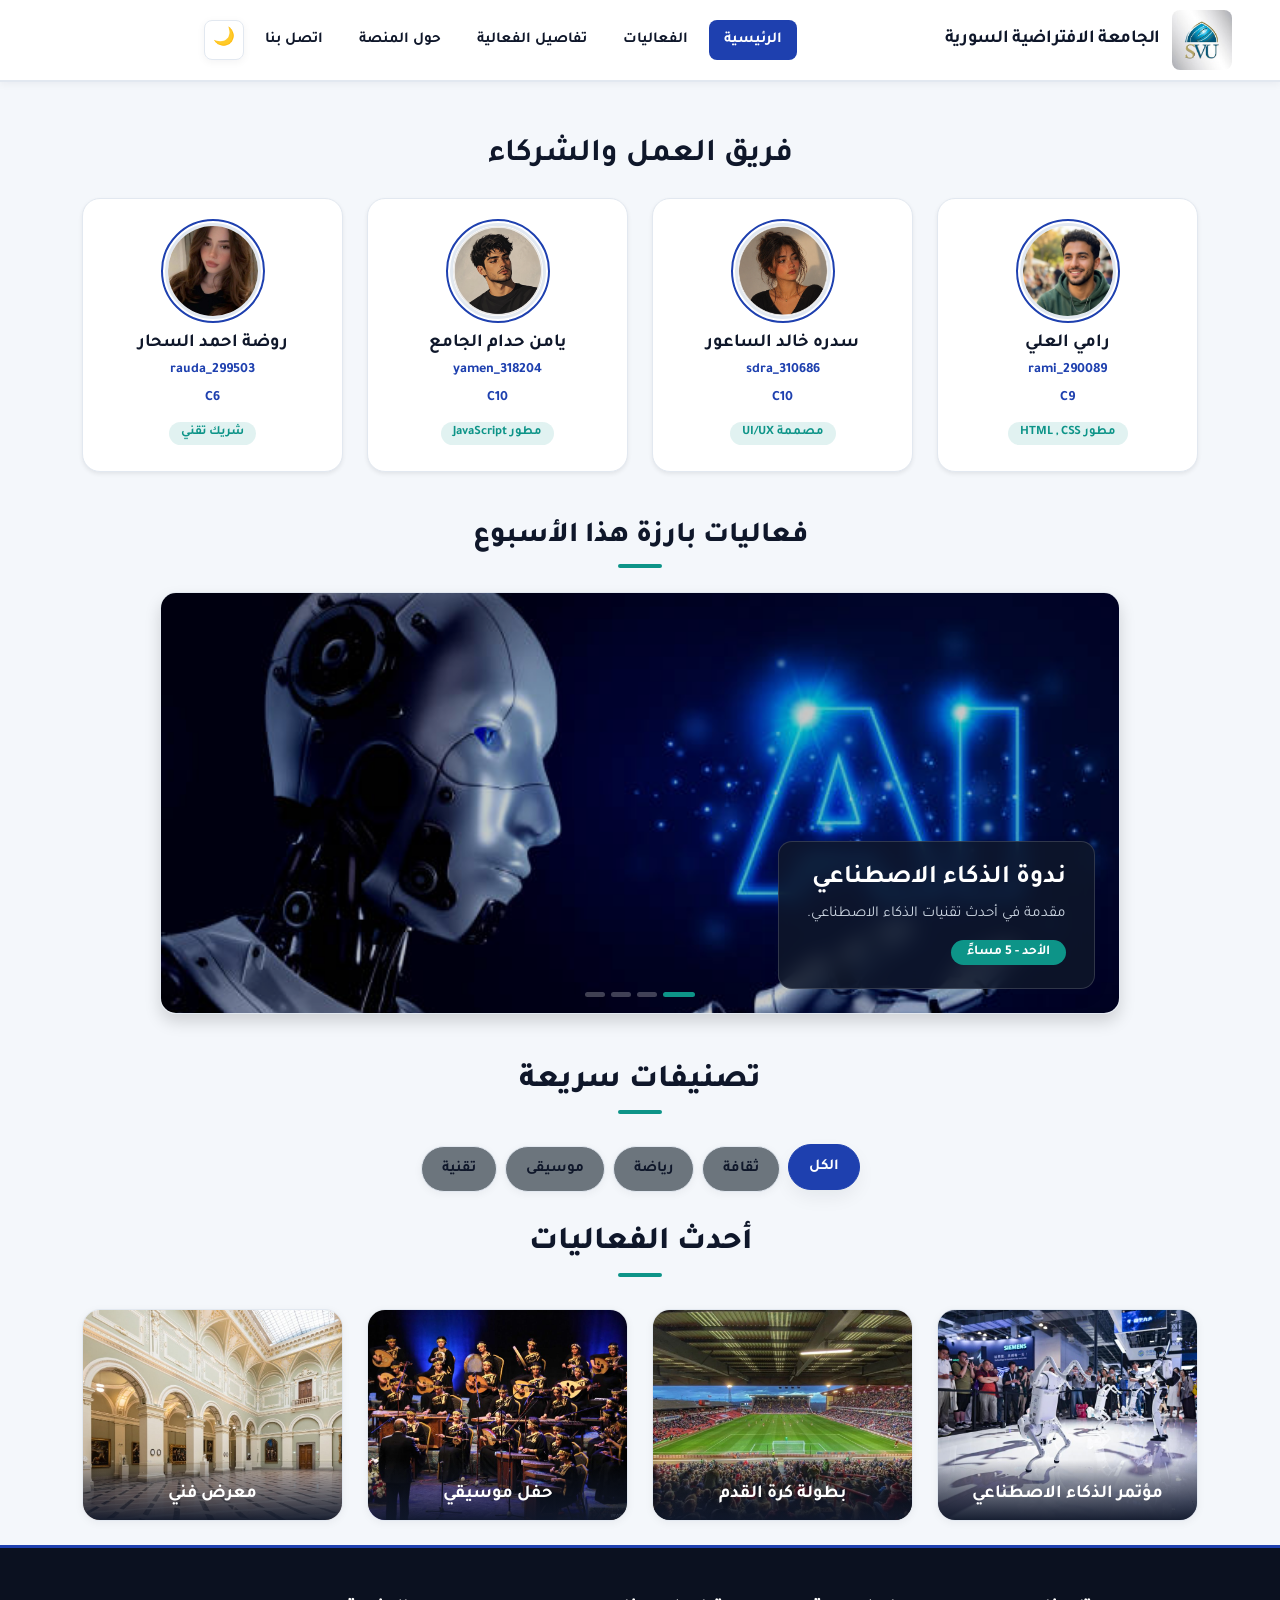
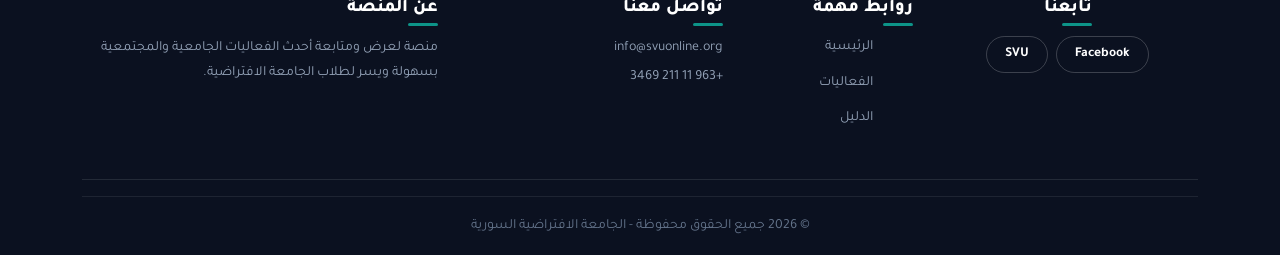
<file: index.html>
<!DOCTYPE html>
<html lang="ar" dir="rtl" id="main-html">

<head>
    <meta charset="UTF-8">
    <meta name="viewport" content="width=device-width, initial-scale=1.0">
    <title id="page-title">فعاليات الجامعة الافتراضية السورية</title>

    <!-- Bootstrap -->
    <link href="https://cdn.jsdelivr.net/npm/bootstrap@5.3.3/dist/css/bootstrap.min.css" rel="stylesheet">

    <!-- CSS -->
    <link rel="stylesheet" href="assets/css/style.css">

</head>
<header>

    <body>
        <div id="alert-container" class="container mt-3"></div>

        <!-- Bootstrap Alert -->
        <div class="container mt-3">
            <div id="custom-alert" class="alert alert-success alert-dismissible fade show d-none" role="alert">
                <span id="alert-text">تم تسجيلك بهذه الفعالية بنجاح!</span>
                <button type="button" class="btn-close" data-bs-dismiss="alert"></button>
            </div>
        </div>

        <nav class="navbar navbar-expand-lg">
            <div class="container-fluid px-4">
                <div class="logo d-flex align-items-center">
                    <img src="assets/img/syrianvirtualuniversity_logo.jfif" alt="شعار الجامعة" style="height: 60px;"
                        class="SVU">
                    <span class="ms-2 fw-bold text-white">الجامعة الافتراضية السورية</span>
                </div>

                <div class="nav-links d-flex align-items-center">
                    <a href="index.html" class="nav-link text-white px-3 active">الرئيسية</a>
                    <a href="events.html" class="nav-link text-white px-3">الفعاليات</a>
                    <a href="event.html" class="nav-link text-white px-3">تفاصيل الفعالية</a>
                    <a href="about.html" class="nav-link text-white px-3">حول المنصة</a>
                    <a href="contact.html" class="nav-link text-white px-3">اتصل بنا</a>
                    <div class="theme-switch-wrapper ms-3">
                        <button id="darkModeToggle" class="theme-btn" title="تبديل الإضاءة">
                            <span id="theme-icon">🌙</span>
                        </button>
                    </div>
                </div>
            </div>
        </nav>
</header>
<main>
    <section>
        <div class="guide-page-section mb-5 mt-5">
            <div class="container">
                <h2 class="text-center fw-bold mb-4">فريق العمل والشركاء</h2>
                <div class="row g-4 text-center justify-content-center">
                    <div class="col-md-3 col-sm-6">
                        <div class="guide-page-member shadow-sm">
                            <img src="assets/img/شريك 3.png" alt="رامي العلي "
                                onerror="this.src='https://via.placeholder.com/150?text=User'">
                            <h5 class="fw-bold"> رامي العلي</h5>
                            <p class="small text-primary mb-1">rami_290089
                            <p>C9</p>
                            </p>
                            <span class="badge bg-secondary">مطور HTML , CSS</span>
                        </div>
                    </div>

                    <div class="col-md-3 col-sm-6">
                        <div class="guide-page-member shadow-sm">
                            <img src="assets/img/شريك 2.png" alt="سدره خالد الساعور "
                                onerror="this.src='https://via.placeholder.com/150?text=User'">
                            <h5 class="fw-bold">سدره خالد الساعور</h5>
                            <p class="small text-primary mb-1">sdra_310686
                            <p>C10</p>
                            </p>
                            <span class="badge bg-secondary">مصممة UI/UX</span>
                        </div>
                    </div>

                    <div class="col-md-3 col-sm-6">
                        <div class="guide-page-member shadow-sm">
                            <img src="assets/img/شريك 1.png" alt="يامن الجامع"
                                onerror="this.src='https://via.placeholder.com/150?text=User'">
                            <h5 class="fw-bold">يامن حدام الجامع </h5>
                            <p class="small text-primary mb-1">yamen_318204
                            <p>C10</p>
                            </p>
                            <span class="badge bg-secondary">مطور JavaScript</span>
                        </div>
                    </div>

                    <div class="col-md-3 col-sm-6">
                        <div class="guide-page-member shadow-sm">
                            <img src="assets/img/شريك 4.jpeg" alt="روضة السحار"
                                onerror="this.src='https://via.placeholder.com/150?text=Partner'">
                            <h5 class="fw-bold"> روضة احمد السحار</h5>
                            <p class="small text-primary mb-1">rauda_299503
                            <p>C6</p>
                            </p>

                            <span class="badge bg-secondary">شريك تقني</span>
                        </div>
                    </div>
                </div>
            </div>
        </div>
    </section>
    <div class="container mt-4">
        <h2 class="section-title text-center mb-4" id="slider-title" style="font-size: 1.8rem;">فعاليات بارزة هذا
            الأسبوع
        </h2>

        <div class="carousel-container">
            <div id="mainEventsCarousel" class="carousel slide shadow rounded-4 overflow-hidden" data-bs-ride="carousel"
                data-bs-interval="3000">
                <div class="carousel-indicators">
                    <button type="button" data-bs-target="#mainEventsCarousel" data-bs-slide-to="0"
                        class="active"></button>
                    <button type="button" data-bs-target="#mainEventsCarousel" data-bs-slide-to="1"></button>
                    <button type="button" data-bs-target="#mainEventsCarousel" data-bs-slide-to="2"></button>
                    <button type="button" data-bs-target="#mainEventsCarousel" data-bs-slide-to="3"></button>
                </div>

                <div class="carousel-inner">
                    <div class="carousel-item active">
                        <a href="event.html?id=ai-seminar">
                            <img src="assets/img/ندوة الذكاء الاصطناعي.jpg" class="d-block w-100"
                                alt="ندوة الذكاء الاصطناعي">
                            <div class="carousel-caption">
                                <h3 class="fw-bold">ندوة الذكاء الاصطناعي</h3>
                                <p class="small">مقدمة في أحدث تقنيات الذكاء الاصطناعي.</p>
                                <span class="badge bg-primary">الأحد - 5 مساءً</span>
                            </div>
                        </a>
                    </div>

                    <div class="carousel-item">
                        <a href="event.html?id=web-workshop">
                            <img src="assets/img/ورشة تطوير الويب.webp" class="d-block w-100" alt="ورشة تطوير الويب">
                            <div class="carousel-caption">
                                <h3 class="fw-bold">ورشة تطوير الويب</h3>
                                <p class="small">تعلم أساسيات HTML و CSS و JavaScript.</p>
                                <span class="badge bg-success">الإثنين - 6 مساءً</span>
                            </div>
                        </a>
                    </div>

                    <div class="carousel-item">
                        <a href="event.html?id=cyber-security">
                            <img src="assets/img/الامن السيبراني.jpg" class="d-block w-100" alt="الأمن السيبراني">
                            <div class="carousel-caption">
                                <h3 class="fw-bold">محاضرة الأمن السيبراني</h3>
                                <p class="small">كيف تحمي بياناتك على الإنترنت.</p>
                                <span class="badge bg-danger">الثلاثاء - 4 مساءً</span>
                            </div>
                        </a>
                    </div>

                    <div class="carousel-item">
                        <a href="event.html?id=network-basics">
                            <img src="assets/img/شبكات.jpg" class="d-block w-100" alt="أساسيات الشبكات">
                            <div class="carousel-caption">
                                <h3 class="fw-bold">محاضرة أساسيات الشبكات</h3>
                                <p class="small">تعلم أهم المفاهيم الأساسية في الشبكات.</p>
                                <span class="badge bg-warning text-dark">الأربعاء - 4 مساءً</span>
                            </div>
                        </a>
                    </div>
                </div>
            </div>
        </div>
    </div>

    <div class="container mt-5">
        <h2 class="title" id="cat-title">تصنيفات سريعة</h2>
        <div class="categories d-flex flex-wrap gap-2">
            <button class="custom-badge bg-secondary filter-btn active" data-category="الكل" id="cat-all">الكل</button>
            <button class="custom-badge bg-secondary filter-btn" data-category="ثقافة" id="cat-culture">ثقافة</button>
            <button class="custom-badge bg-secondary filter-btn" data-category="رياضة" id="cat-sport">رياضة</button>
            <button class="custom-badge bg-secondary filter-btn" data-category="موسيقى" id="cat-music">موسيقى</button>
            <button class="custom-badge bg-secondary filter-btn" data-category="تقنية" id="cat-tech">تقنية</button>
        </div>
    </div>

    <section>
        <div class="container mt-4">
            <h2 class="title" id="latest-title">أحدث الفعاليات</h2>
            <div class="row" id="eventsGrid">
                <div class="col-md-6 col-lg-3 mb-4 filter-item" data-category="تقنية">
                    <a href="event.html?id=ai-conference" class="event-card text-decoration-none">
                        <div class="crd">
                            <img src="assets/img/مؤتمر الذكاء الاصطناعي.png" class="w-100">
                            <div class="overlay">
                                <h3 class="grid-ai-title">مؤتمر الذكاء الاصطناعي</h3>
                            </div>
                        </div>
                    </a>
                </div>

                <div class="col-md-6 col-lg-3 mb-4 filter-item" data-category="رياضة">
                    <a href="event.html?id=football-match" class="event-card text-decoration-none">
                        <div class="crd">
                            <img src="assets/img/football.png" class="w-100">
                            <div class="overlay">
                                <h3 class="grid-foot-title">بطولة كرة القدم</h3>
                            </div>
                        </div>
                    </a>
                </div>

                <div class="col-md-6 col-lg-3 mb-4 filter-item" data-category="موسيقى">
                    <a href="event.html?id=music-concert" class="event-card text-decoration-none">
                        <div class="crd">
                            <img src="assets/img/موسيقى.jpg" class="w-100">
                            <div class="overlay">
                                <h3 class="grid-music-title">حفل موسيقي</h3>
                            </div>
                        </div>
                    </a>
                </div>

                <div class="col-md-6 col-lg-3 mb-4 filter-item" data-category="ثقافة">
                    <a href="event.html?id=art-exhibition" class="event-card text-decoration-none">
                        <div class="crd">
                            <img src="assets/img/معرض فني.jpg" class="w-100">
                            <div class="overlay">
                                <h3 class="grid-art-title">معرض فني</h3>
                            </div>
                        </div>
                    </a>
                </div>
            </div>
        </div>
    </section>

</main>
<footer class="site-footer bg-dark text-white pt-5 pb-3">
    <div class="container text-end">
        <div class="row g-4 flex-row-reverse">

            <div class="col-md-4">
                <h5 class="footer-heading mb-3">عن المنصة</h5>
                <p class="footer-text small">منصة لعرض ومتابعة أحدث الفعاليات الجامعية والمجتمعية بسهولة ويسر لطلاب
                    الجامعة الافتراضية.</p>
            </div>

            <div class="col-md-3">
                <h5 class="footer-heading mb-3">تواصل معنا</h5>
                <p class="footer-text small mb-1">info@svuonline.org </p>
                <p class="footer-text small">+963 11 211 3469 </p>
            </div>

            <div class="col-md-2">
                <h5 class="footer-heading mb-3">روابط مهمة</h5>
                <ul class="list-unstyled small">
                    <li class="mb-1"><a href="index.html" class="footer-link">الرئيسية</a></li>
                    <li class="mb-1"><a href="events.html" class="footer-link">الفعاليات</a></li>
                    <li class="mb-1"><a href="about.html" class="footer-link">الدليل</a></li>
                </ul>
            </div>

            <div class="col-md-3 text-center">
                <h5 class="footer-heading mb-3">تابعنا</h5>
                <div class="d-flex justify-content-center gap-2">
                    <a href="https://www.facebook.com/share/1CD3yiC2pG/" target="_blank"
                        class="footer-social-btn">Facebook</a>
                    <a href="https://svuis.svuonline.org/SVUIS/index.php" target="_blank"
                        class="footer-social-btn">SVU</a>
                </div>
            </div>
        </div>

        <hr class="mt-4 border-secondary opacity-25">
        <div class="text-center small footer-copyright">
            © 2026 جميع الحقوق محفوظة - الجامعة الافتراضية السورية
        </div>
    </div>
</footer>

<button id="backToTop" class="btn btn-primary rounded-circle position-fixed bottom-0 start-0 m-4"
    onclick="scrollToTop()" style="display:none; z-index: 1000;">↑</button>

<!-- JS Scripts -->
<script src="https://cdn.jsdelivr.net/npm/bootstrap@5.3.3/dist/js/bootstrap.bundle.min.js"></script>
<script src="assets/js/main.js"></script>

</body>

</html>
</file>
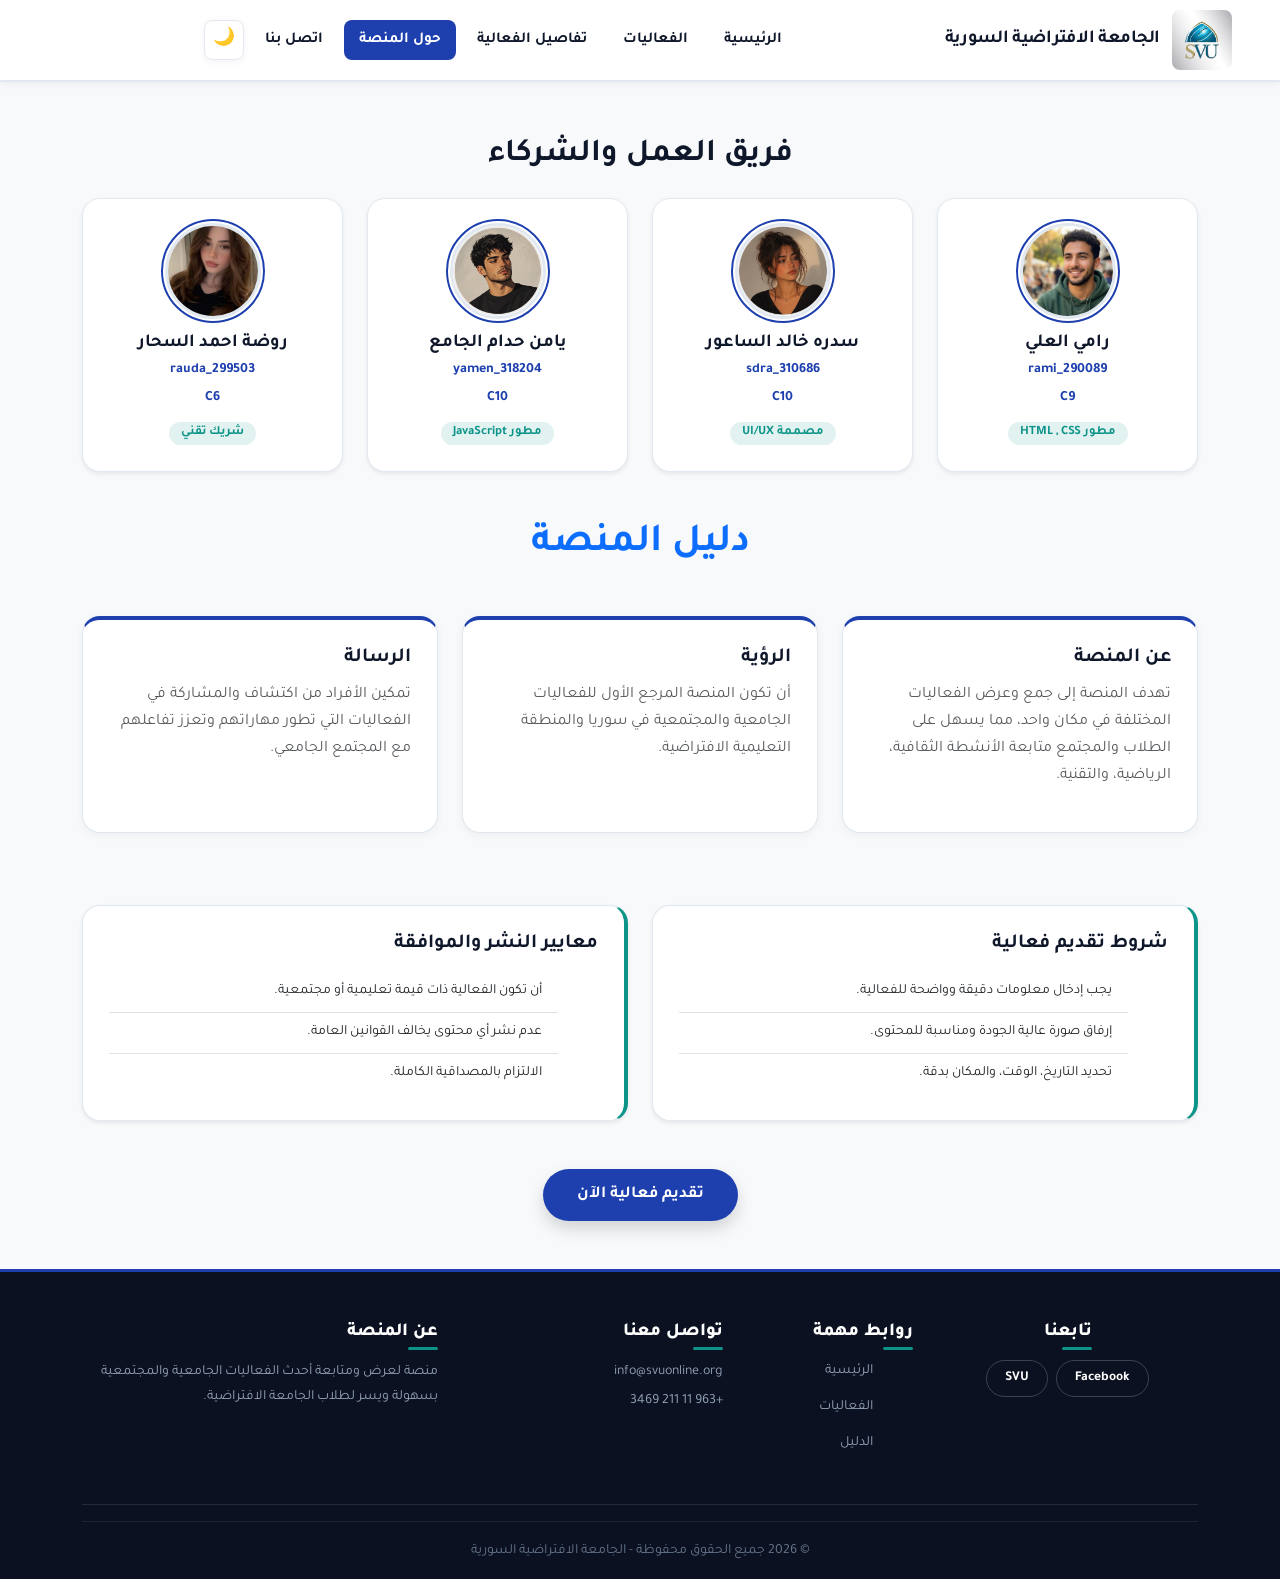
<file: about.html>
<!DOCTYPE html>
<html lang="ar" dir="rtl">

<head>
    <meta charset="UTF-8">
    <meta name="viewport" content="width=device-width, initial-scale=1.0">
    <title>دليل المنصة - الجامعة الافتراضية السورية</title>

    <!-- Bootstrap -->
    <link href="https://cdn.jsdelivr.net/npm/bootstrap@5.3.3/dist/css/bootstrap.min.css" rel="stylesheet">

    <!-- CSS -->
    <link rel="stylesheet" href="assets/css/style.css">
</head>
<header>

    <body class="bg-light">


        <nav class="navbar navbar-expand-lg">
            <div class="container-fluid px-4">
                <div class="logo d-flex align-items-center">
                    <img src="assets/img/syrianvirtualuniversity_logo.jfif" alt="شعار الجامعة" style="height: 60px;"
                        class="SVU">
                    <span class="ms-2 fw-bold text-white">الجامعة الافتراضية السورية</span>
                </div>

                <div class="nav-links d-flex align-items-center">
                    <a href="index.html" class="nav-link text-white px-3 active">الرئيسية</a>
                    <a href="events.html" class="nav-link text-white px-3">الفعاليات</a>
                    <a href="event.html" class="nav-link text-white px-3">تفاصيل الفعالية</a>
                    <a href="about.html" class="nav-link text-white px-3">حول المنصة</a>
                    <a href="contact.html" class="nav-link text-white px-3">اتصل بنا</a>
                    <div class="theme-switch-wrapper ms-3">
                        <button id="darkModeToggle" class="theme-btn" title="تبديل الإضاءة">
                            <span id="theme-icon">🌙</span>
                        </button>
                    </div>
                </div>
            </div>
        </nav>
</header>
<main>
    <section>
        <div class="guide-page-section mb-5 mt-5">
            <div class="container">
                <h2 class="text-center fw-bold mb-4">فريق العمل والشركاء</h2>
                <div class="row g-4 text-center justify-content-center">
                    <div class="col-md-3 col-sm-6">
                        <div class="guide-page-member shadow-sm">
                            <img src="assets/img/شريك 3.png" alt="رامي العلي "
                                onerror="this.src='https://via.placeholder.com/150?text=User'">
                            <h5 class="fw-bold"> رامي العلي</h5>
                            <p class="small text-primary mb-1">rami_290089
                            <p>C9</p>
                            </p>
                            <span class="badge bg-secondary">مطور HTML , CSS</span>
                        </div>
                    </div>

                    <div class="col-md-3 col-sm-6">
                        <div class="guide-page-member shadow-sm">
                            <img src="assets/img/شريك 2.png" alt="سدره خالد الساعور "
                                onerror="this.src='https://via.placeholder.com/150?text=User'">
                            <h5 class="fw-bold">سدره خالد الساعور</h5>
                            <p class="small text-primary mb-1">sdra_310686
                            <p>C10</p>
                            </p>
                            <span class="badge bg-secondary">مصممة UI/UX</span>
                        </div>
                    </div>

                    <div class="col-md-3 col-sm-6">
                        <div class="guide-page-member shadow-sm">
                            <img src="assets/img/شريك 1.png" alt="يامن الجامع"
                                onerror="this.src='https://via.placeholder.com/150?text=User'">
                            <h5 class="fw-bold">يامن حدام الجامع </h5>
                            <p class="small text-primary mb-1">yamen_318204
                            <p>C10</p>
                            </p>
                            <span class="badge bg-secondary">مطور JavaScript</span>
                        </div>
                    </div>

                    <div class="col-md-3 col-sm-6">
                        <div class="guide-page-member shadow-sm">
                            <img src="assets/img/شريك 4.jpeg" alt="روضة السحار"
                                onerror="this.src='https://via.placeholder.com/150?text=Partner'">
                            <h5 class="fw-bold"> روضة احمد السحار</h5>
                            <p class="small text-primary mb-1">rauda_299503
                            <p>C6</p>
                            </p>

                            <span class="badge bg-secondary">شريك تقني</span>
                        </div>
                    </div>
                </div>
            </div>
        </div>
    </section>

    <div class="container my-5">
        <h1 class="text-center fw-bold mb-5 text-primary">دليل المنصة</h1>

        <div class="row g-4 mb-5">
            <div class="col-md-4">
                <div class="info-box border-top border-primary border-4">
                    <h2 class="h4 text-primary fw-bold">عن المنصة</h2>
                    <p class="text-muted">تهدف المنصة إلى جمع وعرض الفعاليات المختلفة في مكان واحد، مما يسهل على الطلاب
                        والمجتمع متابعة الأنشطة الثقافية، الرياضية، والتقنية.</p>
                </div>
            </div>
            <div class="col-md-4">
                <div class="info-box border-top border-primary border-4">
                    <h2 class="h4 text-primary fw-bold">الرؤية</h2>
                    <p class="text-muted">أن تكون المنصة المرجع الأول للفعاليات الجامعية والمجتمعية في سوريا والمنطقة
                        التعليمية الافتراضية.</p>
                </div>
            </div>
            <div class="col-md-4">
                <div class="info-box border-top border-primary border-4">
                    <h2 class="h4 text-primary fw-bold">الرسالة</h2>
                    <p class="text-muted">تمكين الأفراد من اكتشاف والمشاركة في الفعاليات التي تطور مهاراتهم وتعزز
                        تفاعلهم مع
                        المجتمع الجامعي.</p>
                </div>
            </div>
        </div>



        <div class="row g-4 mt-5">
            <div class="col-md-6">
                <div class="policy-box border-start border-primary border-4 shadow-sm">
                    <h2 class="h4 fw-bold mb-3 text-dark">شروط تقديم فعالية</h2>
                    <ul class="list-group list-group-flush small">
                        <li class="list-group-item bg-transparent"> يجب إدخال معلومات دقيقة وواضحة للفعالية.</li>
                        <li class="list-group-item bg-transparent"> إرفاق صورة عالية الجودة ومناسبة للمحتوى.</li>
                        <li class="list-group-item bg-transparent"> تحديد التاريخ، الوقت، والمكان بدقة.</li>
                    </ul>
                </div>
            </div>

            <div class="col-md-6">
                <div class="policy-box border-start border-primary border-4 shadow-sm">
                    <h2 class="h4 fw-bold mb-3 text-dark">معايير النشر والموافقة</h2>
                    <ul class="list-group list-group-flush small">
                        <li class="list-group-item bg-transparent"> أن تكون الفعالية ذات قيمة تعليمية أو مجتمعية.</li>
                        <li class="list-group-item bg-transparent"> عدم نشر أي محتوى يخالف القوانين العامة.</li>
                        <li class="list-group-item bg-transparent"> الالتزام بالمصداقية الكاملة.</li>
                    </ul>
                </div>
            </div>
        </div>

        <div class="text-center mt-5">
            <a href="contact.html" class="guide-page-btn shadow">تقديم فعالية الآن</a>
        </div>
    </div>
</main>


<footer class="site-footer bg-dark text-white pt-5 pb-3">
    <div class="container text-end">
        <div class="row g-4 flex-row-reverse">

            <div class="col-md-4">
                <h5 class="footer-heading mb-3">عن المنصة</h5>
                <p class="footer-text small">منصة لعرض ومتابعة أحدث الفعاليات الجامعية والمجتمعية بسهولة ويسر لطلاب
                    الجامعة الافتراضية.</p>
            </div>

            <div class="col-md-3">
                <h5 class="footer-heading mb-3">تواصل معنا</h5>
                <p class="footer-text small mb-1">info@svuonline.org </p>
                <p class="footer-text small">+963 11 211 3469 </p>
            </div>

            <div class="col-md-2">
                <h5 class="footer-heading mb-3">روابط مهمة</h5>
                <ul class="list-unstyled small">
                    <li class="mb-1"><a href="index.html" class="footer-link">الرئيسية</a></li>
                    <li class="mb-1"><a href="events.html" class="footer-link">الفعاليات</a></li>
                    <li class="mb-1"><a href="about.html" class="footer-link">الدليل</a></li>
                </ul>
            </div>

            <div class="col-md-3 text-center">
                <h5 class="footer-heading mb-3">تابعنا</h5>
                <div class="d-flex justify-content-center gap-2">
                    <a href="https://www.facebook.com/share/1CD3yiC2pG/" target="_blank"
                        class="footer-social-btn">Facebook</a>
                    <a href="https://svuis.svuonline.org/SVUIS/index.php" target="_blank"
                        class="footer-social-btn">SVU</a>
                </div>
            </div>
        </div>

        <hr class="mt-4 border-secondary opacity-25">
        <div class="text-center small footer-copyright">
            © 2026 جميع الحقوق محفوظة - الجامعة الافتراضية السورية
        </div>
    </div>
</footer>

<button id="backToTop" class="btn btn-primary rounded-circle position-fixed bottom-0 start-0 m-4"
    onclick="scrollToTop()" style="display:none; z-index: 1000;">↑</button>

<!-- JS Scripts -->
<script src="https://cdn.jsdelivr.net/npm/bootstrap@5.3.0/dist/js/bootstrap.bundle.min.js"></script>
<script src="assets/js/main.js"></script>
</body>

</html>
</file>
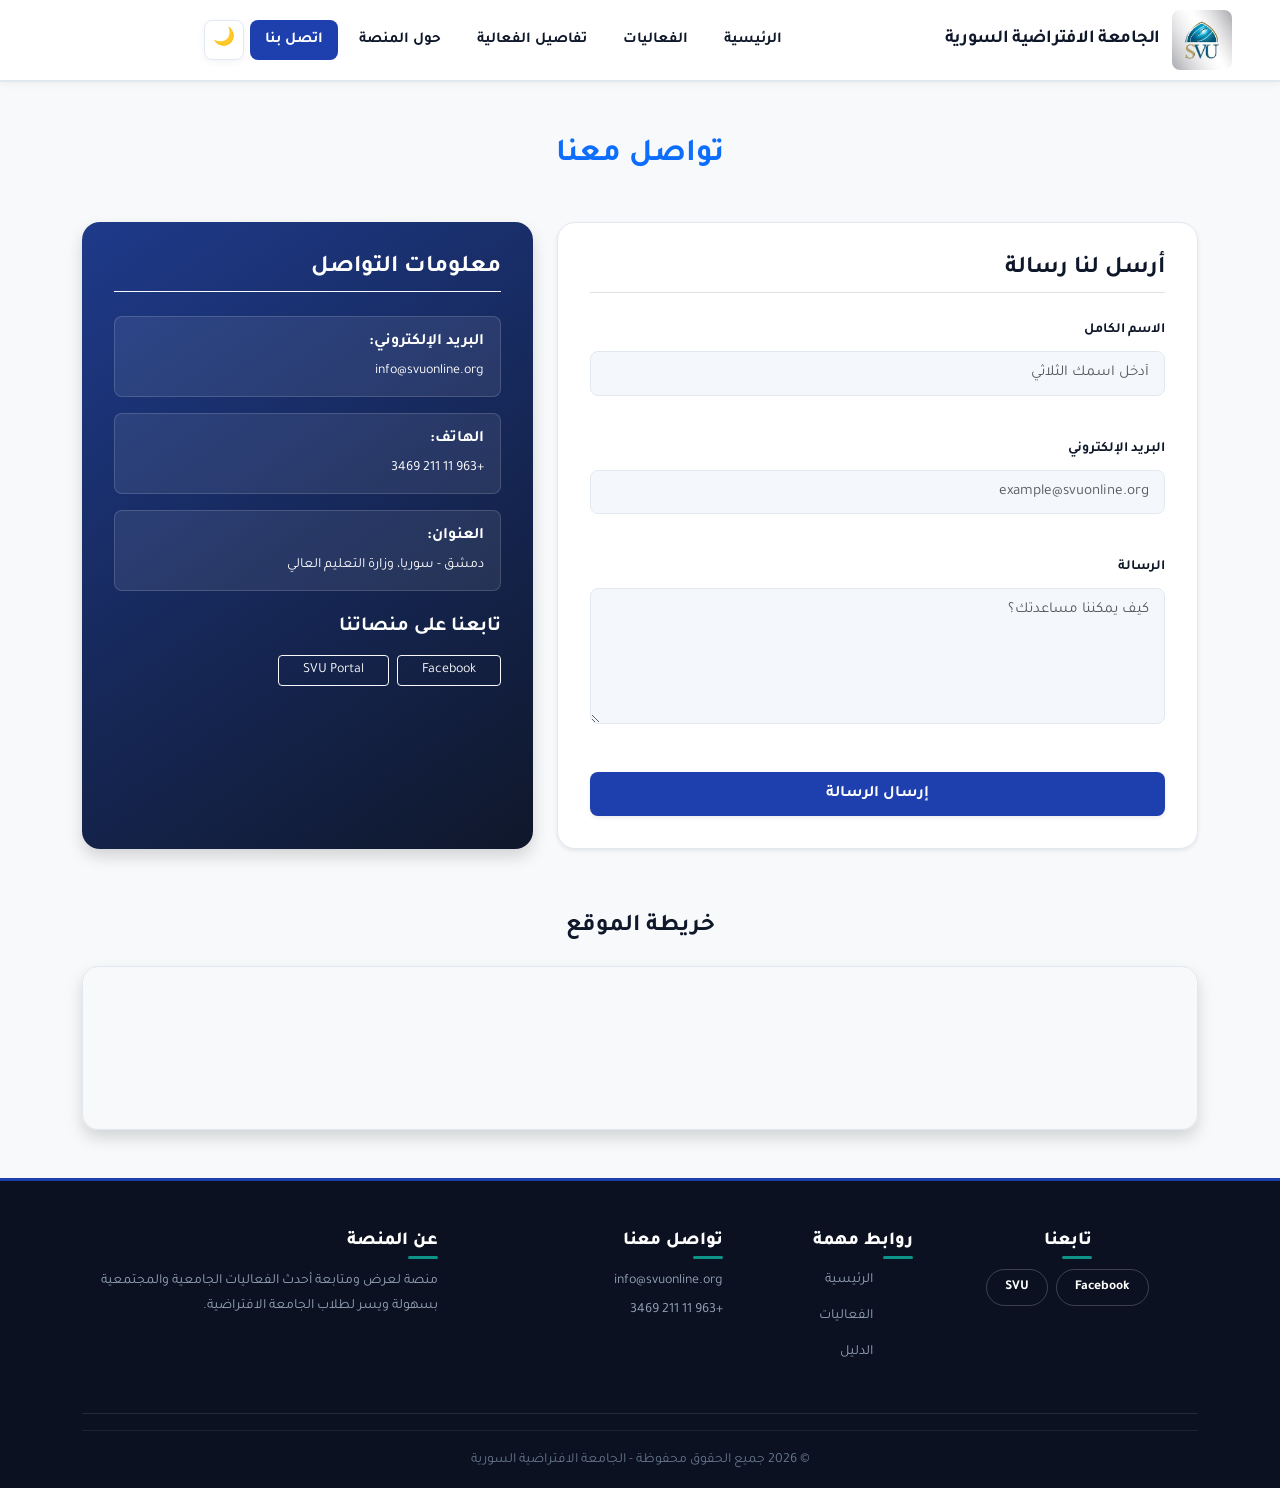
<file: contact.html>
<!DOCTYPE html>
<html lang="ar" dir="rtl">

<head>
    <meta charset="UTF-8">
    <meta name="viewport" content="width=device-width, initial-scale=1.0">
    <title>اتصل بنا - الجامعة الافتراضية السورية</title>

    <!-- Bootstrap -->
    <link href="https://cdn.jsdelivr.net/npm/bootstrap@5.3.3/dist/css/bootstrap.min.css" rel="stylesheet">

    <!-- CSS -->
    <link rel="stylesheet" href="assets/css/style.css">

</head>
<header>

    <body class="bg-light">


        <nav class="navbar navbar-expand-lg">
            <div class="container-fluid px-4">
                <div class="logo d-flex align-items-center">
                    <img src="assets/img/syrianvirtualuniversity_logo.jfif" alt="شعار الجامعة" style="height: 60px;"
                        class="SVU">
                    <span class="ms-2 fw-bold text-white">الجامعة الافتراضية السورية</span>
                </div>

                <div class="nav-links d-flex align-items-center">
                    <a href="index.html" class="nav-link text-white px-3 active">الرئيسية</a>
                    <a href="events.html" class="nav-link text-white px-3">الفعاليات</a>
                    <a href="event.html" class="nav-link text-white px-3">تفاصيل الفعالية</a>
                    <a href="about.html" class="nav-link text-white px-3">حول المنصة</a>
                    <a href="contact.html" class="nav-link text-white px-3">اتصل بنا</a>

                    <div class="theme-switch-wrapper ms-3">
                        <button id="darkModeToggle" class="theme-btn" title="تبديل الإضاءة">
                            <span id="theme-icon">🌙</span>
                        </button>
                    </div>
                </div>
            </div>
        </nav>
</header>
<main></main>
<div class="container my-5">
    <h2 class="text-center fw-bold mb-5 text-primary">تواصل معنا</h2>

    <div class="row g-4 mb-5">
        <div class="col-lg-7">
            <div class="contact-page-box shadow-sm border-0">
                <h3 class="h4 fw-bold mb-4 border-bottom pb-2">أرسل لنا رسالة</h3>
                <form id="contactForm" onsubmit="return validateForm()" class="needs-validation">

                    <div class="mb-3">
                        <label for="name" class="form-label small fw-bold">الاسم الكامل</label>
                        <input type="text" id="name" class="form-control" placeholder="أدخل اسمك الثلاثي" required>
                        <div class="contact-page-error" id="nameError"></div>
                    </div>

                    <div class="mb-3">
                        <label for="email" class="form-label small fw-bold">البريد الإلكتروني</label>
                        <input type="email" id="email" class="form-control" placeholder="example@svuonline.org"
                            required>
                        <div class="contact-page-error" id="emailError"></div>
                    </div>

                    <div class="mb-4">
                        <label for="message" class="form-label small fw-bold">الرسالة</label>
                        <textarea id="message" class="form-control" rows="5"
                            placeholder="كيف يمكننا مساعدتك؟"></textarea>
                        <div class="contact-page-error" id="msgError"></div>
                    </div>

                    <button type="submit" class="btn btn-primary contact-page-btn shadow-sm">إرسال الرسالة</button>
                </form>
            </div>
        </div>

        <div class="col-lg-5">
            <div class="contact-page-box contact-page-info bg-primary text-white border-0 shadow">
                <h3 class="h4 fw-bold mb-4 border-bottom border-light pb-2 text-white">معلومات التواصل</h3>

                <div class="info-item d-flex align-items-center mb-3">
                    <div class="ms-3 w-100">
                        <strong class="d-block mb-1">البريد الإلكتروني:</strong>
                        <p class="mb-0 text-white-50 small">info@svuonline.org</p>
                    </div>
                </div>

                <div class="info-item d-flex align-items-center mb-3">
                    <div class="ms-3 w-100">
                        <strong class="d-block mb-1">الهاتف:</strong>
                        <p class="mb-0 text-white-50 small">+963 11 211 3469</p>
                    </div>
                </div>

                <div class="info-item d-flex align-items-center mb-4">
                    <div class="ms-3 w-100">
                        <strong class="d-block mb-1">العنوان:</strong>
                        <p class="mb-0 text-white-50 small">دمشق - سوريا، وزارة التعليم العالي</p>
                    </div>
                </div>

                <h3 class="h5 fw-bold mb-3 text-white">تابعنا على منصاتنا</h3>
                <div class="d-flex gap-2">
                    <a href="https://www.facebook.com/share/1CD3yiC2pG/" target="_blank"
                        class="btn btn-outline-light btn-sm px-4">Facebook</a>
                    <a href="https://svuis.svuonline.org/SVUIS/index.php" target="_blank"
                        class="btn btn-outline-light btn-sm px-4">SVU Portal</a>
                </div>
            </div>
        </div>
    </div>

    <div class="map-section mt-5 pt-3">
        <h3 class="h4 fw-bold mb-4 text-center">خريطة الموقع</h3>
        <div class="map-container rounded-4 shadow">
            <iframe
                src="https://www.google.com/maps/embed?pb=!1m18!1m12!1m3!1d3326.858482436737!2d36.2801456!3d33.5049515!2m3!1f0!2f0!3f0!3m2!1i1024!2i768!4f13.1!3m3!1m2!1s0x1518e6ec2489c74d%3A0xc610f6e9c9c381c!2z2KfZhNis2KfZhdi some2Kkg2KfZhNin2YHYqtix2KfYttmK2Kkg2KfZhNiz2YjYsdmK2Kk!5e0!3m2!1sar!2ssy!4v1714300000000!5m2!1sar!2ssy"
                width="100%" height="100%" style="border:0;" allowfullscreen="" loading="lazy"
                referrerpolicy="no-referrer-when-downgrade">
            </iframe>
        </div>
    </div>
</div>
</main>

<footer class="site-footer bg-dark text-white pt-5 pb-3">
    <div class="container text-end">
        <div class="row g-4 flex-row-reverse">
            <div class="col-md-4">
                <h5 class="footer-heading mb-3">عن المنصة</h5>
                <p class="footer-text small">منصة لعرض ومتابعة أحدث الفعاليات الجامعية والمجتمعية بسهولة ويسر لطلاب
                    الجامعة الافتراضية.</p>
            </div>

            <div class="col-md-3">
                <h5 class="footer-heading mb-3">تواصل معنا</h5>
                <p class="footer-text small mb-1">info@svuonline.org </p>
                <p class="footer-text small">+963 11 211 3469 </p>
            </div>

            <div class="col-md-2">
                <h5 class="footer-heading mb-3">روابط مهمة</h5>
                <ul class="list-unstyled small">
                    <li class="mb-1"><a href="index.html" class="footer-link">الرئيسية</a></li>
                    <li class="mb-1"><a href="events.html" class="footer-link">الفعاليات</a></li>
                    <li class="mb-1"><a href="about.html" class="footer-link">الدليل</a></li>
                </ul>
            </div>

            <div class="col-md-3 text-center">
                <h5 class="footer-heading mb-3">تابعنا</h5>
                <div class="d-flex justify-content-center gap-2">
                    <a href="https://www.facebook.com/share/1CD3yiC2pG/" target="_blank"
                        class="footer-social-btn">Facebook</a>
                    <a href="https://svuis.svuonline.org/SVUIS/index.php" target="_blank"
                        class="footer-social-btn">SVU</a>
                </div>
            </div>
        </div>

        <hr class="mt-4 border-secondary opacity-25">
        <div class="text-center small footer-copyright">
            © 2026 جميع الحقوق محفوظة - الجامعة الافتراضية السورية
        </div>
    </div>
</footer>

<button id="backToTop" class="btn btn-primary rounded-circle position-fixed bottom-0 start-0 m-4"
    onclick="scrollToTop()" style="display:none; z-index: 1000;">↑</button>

<!-- JS Scripts -->
<script src="https://cdn.jsdelivr.net/npm/bootstrap@5.3.0/dist/js/bootstrap.bundle.min.js"></script>
<script src="assets/js/main.js"></script>
</body>

</html>
</file>
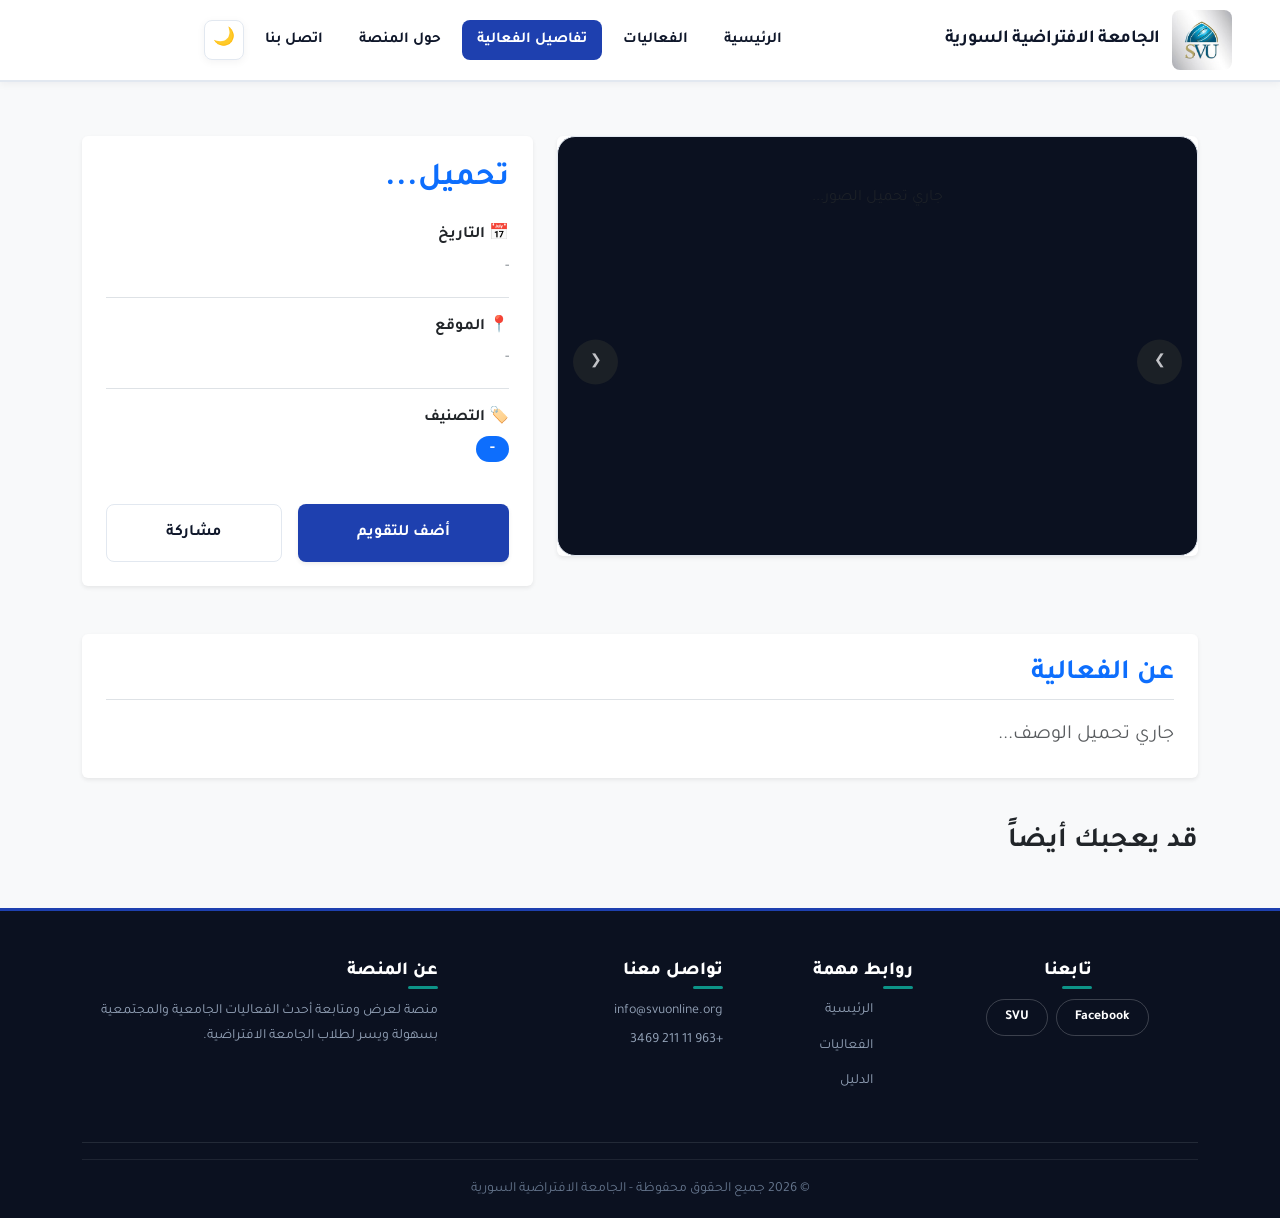
<file: event.html>
<!DOCTYPE html>
<html lang="ar" dir="rtl">

<head>
    <meta charset="UTF-8">
    <meta name="viewport" content="width=device-width, initial-scale=1.0">
    <title>تفاصيل الفعالية - المنصة الجامعية</title>

    <!-- Bootstrap -->
    <link href="https://cdn.jsdelivr.net/npm/bootstrap@5.3.3/dist/css/bootstrap.min.css" rel="stylesheet">
    <link rel="stylesheet" href="assets/css/style.css">


</head>

<body class="bg-light">

    <div id="alert-container" class="position-fixed top-0 start-50 translate-middle-x mt-3"
        style="z-index: 2000; min-width: 300px;"></div>

    <header>
        <nav class="navbar navbar-expand-lg">
            <div class="container-fluid px-4">
                <div class="logo d-flex align-items-center">
                    <img src="assets/img/syrianvirtualuniversity_logo.jfif" alt="شعار الجامعة" style="height: 60px;"
                        class="SVU" onerror="this.style.display='none'">
                    <span class="ms-2 fw-bold text-white">الجامعة الافتراضية السورية</span>
                </div>

                <div class="nav-links d-flex align-items-center">
                    <a href="index.html" class="nav-link text-white px-3">الرئيسية</a>
                    <a href="events.html" class="nav-link text-white px-3">الفعاليات</a>
                    <a href="event.html" class="nav-link text-white px-3 active">تفاصيل الفعالية</a>
                    <a href="about.html" class="nav-link text-white px-3">حول المنصة</a>
                    <a href="contact.html" class="nav-link text-white px-3">اتصل بنا</a>

                    <div class="theme-switch-wrapper ms-3">
                        <button id="darkModeToggle" class="theme-btn" title="تبديل الإضاءة">
                            <span id="theme-icon">🌙</span>
                        </button>
                    </div>
                </div>
            </div>
        </nav>
    </header>

    <main>
        <div class="container my-5">
            <div class="row g-4 align-items-stretch">

                <div class="col-lg-7 order-lg-1">
                    <div class="shadow-sm rounded overflow-hidden position-relative bg-white" style="height: 420px;">
                        <div id="sliderImages" class="w-100 h-100">
                            <div class="text-center w-100 py-5 text-muted">جاري تحميل الصور...</div>
                        </div>

                        <button
                            class="btn btn-dark btn-sm position-absolute top-50 start-0 translate-middle-y m-3 rounded-circle opacity-75"
                            onclick="moveSlide(-1)"
                            style="z-index: 10; width: 45px; height: 45px; border: none;">&#10094;</button>
                        <button
                            class="btn btn-dark btn-sm position-absolute top-50 end-0 translate-middle-y m-3 rounded-circle opacity-75"
                            onclick="moveSlide(1)"
                            style="z-index: 10; width: 45px; height: 45px; border: none;">&#10095;</button>
                    </div>
                </div>

                <div class="col-lg-5 order-lg-2">
                    <div class="card border-0 shadow-sm p-4 h-100 bg-white">
                        <h2 class="text-primary fw-bold mb-4" id="event-title">تحميل...</h2>

                        <div class="mb-4">
                            <div class="mb-3 pb-3 border-bottom">
                                <strong class="text-dark d-block mb-1">📅 التاريخ</strong>
                                <span id="event-date" class="text-secondary">-</span>
                            </div>

                            <div class="mb-3 pb-3 border-bottom">
                                <strong class="text-dark d-block mb-1">📍 الموقع</strong>
                                <span id="event-location" class="text-secondary">-</span>
                            </div>

                            <div class="mb-3">
                                <strong class="text-dark d-block mb-1">🏷️ التصنيف</strong>
                                <span id="event-category" class="badge bg-primary fs-6">-</span>
                            </div>
                        </div>

                        <div class="d-grid gap-3 d-md-flex mt-auto">
                            <button class="btn btn-primary flex-grow-1 py-3 fw-bold shadow-sm"
                                onclick="triggerBooking()">أضف للتقويم</button>
                            <button class="btn btn-outline-secondary flex-grow-1 py-3 fw-bold"
                                onclick="shareEvent()">مشاركة</button>
                        </div>
                    </div>
                </div>
            </div>

            <div class="card border-0 shadow-sm p-4 bg-white mt-5">
                <h3 class="border-bottom pb-2 mb-3 text-primary fw-bold">عن الفعالية</h3>
                <p id="event-desc" class="text-muted fs-5 mb-0" style="line-height: 1.9; text-align: justify;">جاري
                    تحميل الوصف...</p>
            </div>

            <div class="mt-5">
                <h3 class="mb-4 fw-bold text-dark">قد يعجبك أيضاً</h3>
                <div class="row row-cols-1 row-cols-md-3 g-4" id="relatedEventsGrid">
                </div>
            </div>
        </div>
    </main>

    <footer class="site-footer bg-dark text-white pt-5 pb-3">
        <div class="container text-end">
            <div class="row g-4 flex-row-reverse">
                <div class="col-md-4">
                    <h5 class="footer-heading mb-3">عن المنصة</h5>
                    <p class="footer-text small">منصة لعرض ومتابعة أحدث الفعاليات الجامعية والمجتمعية بسهولة ويسر لطلاب
                        الجامعة الافتراضية.</p>
                </div>
                <div class="col-md-3">
                    <h5 class="footer-heading mb-3">تواصل معنا</h5>
                    <p class="footer-text small mb-1">info@svuonline.org</p>
                    <p class="footer-text small">+963 11 211 3469</p>
                </div>
                <div class="col-md-2">
                    <h5 class="footer-heading mb-3">روابط مهمة</h5>
                    <ul class="list-unstyled small">
                        <li class="mb-1"><a href="index.html" class="footer-link">الرئيسية</a></li>
                        <li class="mb-1"><a href="events.html" class="footer-link">الفعاليات</a></li>
                        <li class="mb-1"><a href="about.html" class="footer-link">الدليل</a></li>
                    </ul>
                </div>
                <div class="col-md-3 text-center">
                    <h5 class="footer-heading mb-3">تابعنا</h5>
                    <div class="d-flex justify-content-center gap-2">
                        <a href="https://www.facebook.com/share/1CD3yiC2pG/" target="_blank"
                            class="footer-social-btn">Facebook</a>
                        <a href="https://svuis.svuonline.org/SVUIS/index.php" target="_blank"
                            class="footer-social-btn">SVU</a>
                    </div>
                </div>
            </div>
            <hr class="mt-4 border-secondary opacity-25">
            <div class="text-center small footer-copyright">
                © 2026 جميع الحقوق محفوظة - الجامعة الافتراضية السورية
            </div>
        </div>
    </footer>

    <button id="backToTop" class="btn btn-primary rounded-circle position-fixed bottom-0 start-0 m-4"
        onclick="scrollToTop()" style="display:none; z-index: 1000;">↑</button>

    <script src="https://cdn.jsdelivr.net/npm/bootstrap@5.3.3/dist/js/bootstrap.bundle.min.js"></script>
    <script src="assets/js/main.js"></script>
</body>

</html>
</file>
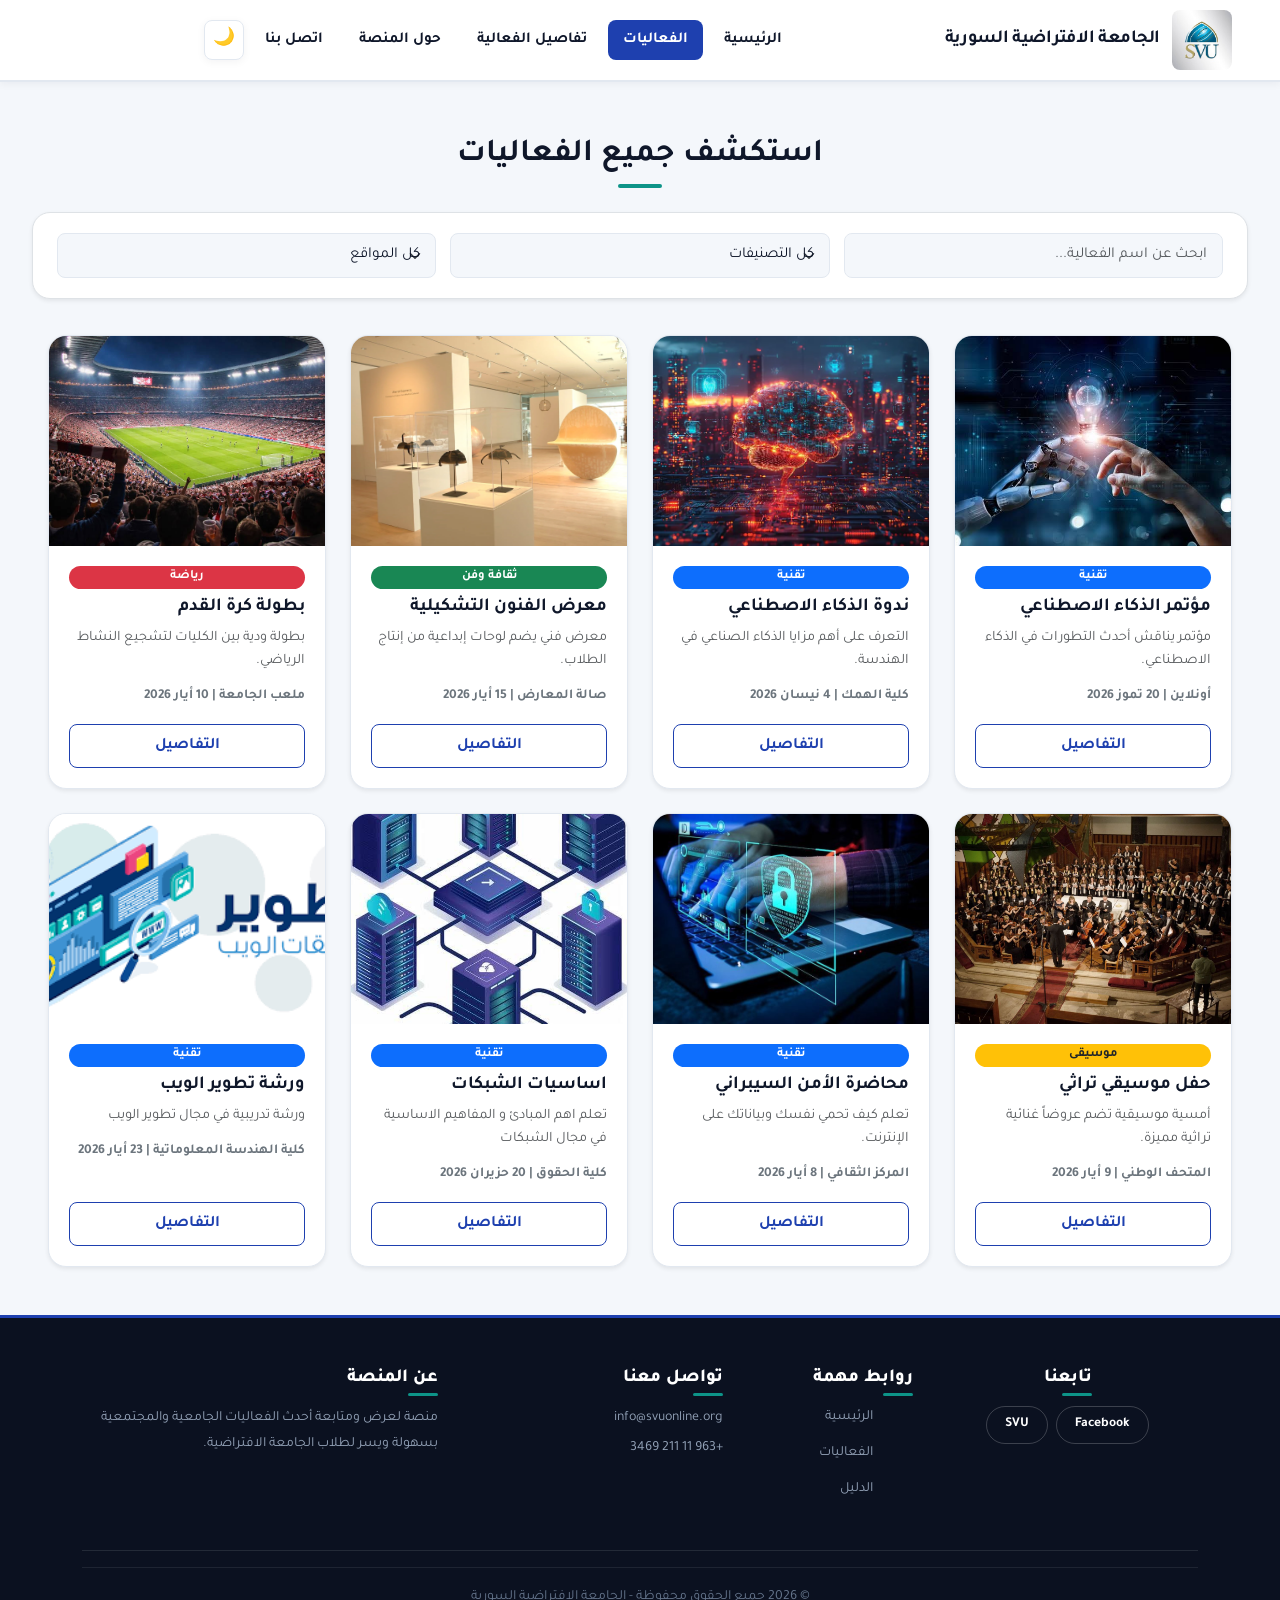
<file: events.html>
<!DOCTYPE html>
<html lang="ar" dir="rtl">

<head>
    <meta charset="UTF-8">
    <meta name="viewport" content="width=device-width, initial-scale=1.0">
    <title>جميع الفعاليات - المنصة الجامعية</title>

    <!-- Bootstrap -->
    <link href="https://cdn.jsdelivr.net/npm/bootstrap@5.3.3/dist/css/bootstrap.min.css" rel="stylesheet">

    <!-- CSS -->
    <link rel="stylesheet" href="assets/css/style.css">
</head>

<body>
    <header>
        <div id="custom-alert" class="alert alert-success position-fixed top-0 start-50 translate-middle-x mt-3"
            style="z-index: 2000; display: none; min-width: 300px;">
            <div class="d-flex align-items-center">
                <span class="me-2"></span>
                <span>تم تسجيل اهتمامك بهذه الفعالية!</span>
            </div>
        </div>


        <nav class="navbar navbar-expand-lg">
            <div class="container-fluid px-4">
                <div class="logo d-flex align-items-center">
                    <img src="assets/img/syrianvirtualuniversity_logo.jfif" alt="شعار الجامعة" style="height: 60px;"
                        class="SVU">
                    <span class="ms-2 fw-bold text-white">الجامعة الافتراضية السورية</span>
                </div>

                <div class="nav-links d-flex align-items-center">
                    <a href="index.html" class="nav-link text-white px-3 active">الرئيسية</a>
                    <a href="events.html" class="nav-link text-white px-3">الفعاليات</a>
                    <a href="event.html" class="nav-link text-white px-3">تفاصيل الفعالية</a>
                    <a href="about.html" class="nav-link text-white px-3">حول المنصة</a>
                    <a href="contact.html" class="nav-link text-white px-3">اتصل بنا</a>

                    <div class="theme-switch-wrapper ms-3">
                        <button id="darkModeToggle" class="theme-btn" title="تبديل الإضاءة">
                            <span id="theme-icon">🌙</span>
                        </button>
                    </div>
                </div>
            </div>
        </nav>
    </header>
    <main>
        <h2 class="section-title text-center mt-5 mb-4 fw-bold">استكشف جميع الفعاليات</h2>

        <div class="toolbar shadow-sm border">
            <input type="text" id="searchInput" class="form-control" placeholder="ابحث عن اسم الفعالية..."
                onkeyup="applyFilters()">

            <select id="categoryFilter" class="form-select" onchange="applyFilters()">
                <option value="الكل">كل التصنيفات</option>
                <option value="تقنية">تقنية</option>
                <option value="رياضة">رياضة</option>
                <option value="موسيقى">موسيقى</option>
                <option value="ثقافة">ثقافة وفن</option>
            </select>

            <select id="locationFilter" class="form-select" onchange="applyFilters()">
                <option value="الكل">كل المواقع</option>
                <option value="online">أونلاين</option>
                <option value="campus">داخل الجامعة</option>
                <option value="cultural-center">المركز الثقافي</option>
                <option value="museum">المتحف الوطني</option>
            </select>
        </div>

        <div class="container-fluid px-5 mb-5">
            <div class="row g-4" id="eventsGrid">

                <div class="col-12 col-md-6 col-lg-3 filter-item" data-category="تقنية" data-location="online">
                    <div class="crd h-100 shadow-sm border card">
                        <img src="assets/img/events 1.jpeg" class="card-img-top" alt="مؤتمر">
                        <div class="card-body">
                            <span class="badge bg-primary mb-2">تقنية</span>
                            <h3 class="h5 fw-bold card-title">مؤتمر الذكاء الاصطناعي</h3>
                            <p class="card-text text-muted small">مؤتمر يناقش أحدث التطورات في الذكاء الاصطناعي.</p>
                            <div class="details small mb-3 text-secondary"> أونلاين | 20 تموز 2026</div>
                            <a href="event.html?id=ai-conference"
                                class="btn btn-outline-primary w-100 mt-auto">التفاصيل</a>
                        </div>
                    </div>
                </div>

                <div class="col-12 col-md-6 col-lg-3 filter-item" data-category="تقنية" data-location="campus">
                    <div class="crd h-100 shadow-sm border card">
                        <img src="assets/img/events 2.webp" class="card-img-top" alt="ندوة">
                        <div class="card-body">
                            <span class="badge bg-primary mb-2">تقنية</span>
                            <h3 class="h5 fw-bold card-title">ندوة الذكاء الاصطناعي</h3>
                            <p class="card-text text-muted small">التعرف على أهم مزايا الذكاء الصناعي في الهندسة.</p>
                            <div class="details small mb-3 text-secondary"> كلية الهمك | 4 نيسان 2026</div>
                            <a href="event.html?id=ai-seminar"
                                class="btn btn-outline-primary w-100 mt-auto">التفاصيل</a>
                        </div>
                    </div>
                </div>

                <div class="col-12 col-md-6 col-lg-3 filter-item" data-category="ثقافة" data-location="museum">
                    <div class="crd h-100 shadow-sm border card">
                        <img src="assets/img/art.webp" class="card-img-top" alt="معرض">
                        <div class="card-body">
                            <span class="badge bg-success mb-2">ثقافة وفن</span>
                            <h3 class="h5 fw-bold card-title">معرض الفنون التشكيلية</h3>
                            <p class="card-text text-muted small">معرض فني يضم لوحات إبداعية من إنتاج الطلاب.</p>
                            <div class="details small mb-3 text-secondary"> صالة المعارض | 15 أيار 2026</div>
                            <a href="event.html?id=art-exhibition"
                                class="btn btn-outline-primary w-100 mt-auto">التفاصيل</a>
                        </div>
                    </div>
                </div>

                <div class="col-12 col-md-6 col-lg-3 filter-item" data-category="رياضة" data-location="campus">
                    <div class="crd h-100 shadow-sm border card">
                        <img src="assets/img/events 3.jpg" class="card-img-top" alt="كرة قدم">
                        <div class="card-body">
                            <span class="badge bg-danger mb-2">رياضة</span>
                            <h3 class="h5 fw-bold card-title">بطولة كرة القدم</h3>
                            <p class="card-text text-muted small">بطولة ودية بين الكليات لتشجيع النشاط الرياضي.</p>
                            <div class="details small mb-3 text-secondary"> ملعب الجامعة | 10 أيار 2026</div>
                            <a href="event.html?id=football-match"
                                class="btn btn-outline-primary w-100 mt-auto">التفاصيل</a>
                        </div>
                    </div>
                </div>

                <div class="col-12 col-md-6 col-lg-3 filter-item" data-category="موسيقى" data-location="museum">
                    <div class="crd h-100 shadow-sm border card">
                        <img src="assets/img/events 4.jpg" class="card-img-top" alt="حفل">
                        <div class="card-body">
                            <span class="badge bg-warning text-dark mb-2">موسيقى</span>
                            <h3 class="h5 fw-bold card-title">حفل موسيقي تراثي</h3>
                            <p class="card-text text-muted small">أمسية موسيقية تضم عروضاً غنائية تراثية مميزة.</p>
                            <div class="details small mb-3 text-secondary"> المتحف الوطني | 9 أيار 2026</div>
                            <a href="event.html?id=music-concert"
                                class="btn btn-outline-primary w-100 mt-auto">التفاصيل</a>
                        </div>
                    </div>
                </div>

                <div class="col-12 col-md-6 col-lg-3 filter-item" data-category="تقنية" data-location="cultural-center">
                    <div class="crd h-100 shadow-sm border card">
                        <img src="assets/img/events 5.jpg" class="card-img-top" alt="أمن سيبراني">
                        <div class="card-body">
                            <span class="badge bg-primary mb-2">تقنية</span>
                            <h3 class="h5 fw-bold card-title">محاضرة الأمن السيبراني</h3>
                            <p class="card-text text-muted small">تعلم كيف تحمي نفسك وبياناتك على الإنترنت.</p>
                            <div class="details small mb-3 text-secondary"> المركز الثقافي | 8 أيار 2026</div>
                            <a href="event.html?id=cyber-security"
                                class="btn btn-outline-primary w-100 mt-auto">التفاصيل</a>
                        </div>
                    </div>
                </div>

                <div class="col-12 col-md-6 col-lg-3 filter-item" data-category="تقنية" data-location="campus">
                    <div class="crd h-100 shadow-sm border card">
                        <img src="assets/img/events 6.jfif" class="card-img-top" alt="شبكات">
                        <div class="card-body">
                            <span class="badge bg-primary mb-2">تقنية</span>
                            <h3 class="h5 fw-bold card-title">اساسيات الشبكات</h3>
                            <p class="card-text text-muted small">تعلم اهم المبادئ و المفاهيم الاساسية في مجال الشبكات
                            </p>
                            <div class="details small mb-3 text-secondary"> كلية الحقوق | 20 حزيران 2026</div>
                            <a href="event.html?id=network-basics"
                                class="btn btn-outline-primary w-100 mt-auto">التفاصيل</a>
                        </div>
                    </div>
                </div>

                <div class="col-12 col-md-6 col-lg-3 filter-item" data-category="تقنية" data-location="campus">
                    <div class="crd h-100 shadow-sm border card">
                        <img src="assets/img/تطوير الويب.png" class="card-img-top" alt="ويب">
                        <div class="card-body">
                            <span class="badge bg-primary mb-2">تقنية</span>
                            <h3 class="h5 fw-bold card-title">ورشة تطوير الويب</h3>
                            <p class="card-text text-muted small">ورشة تدريبية في مجال تطوير الويب</p>
                            <div class="details small mb-3 text-secondary"> كلية الهندسة المعلوماتية | 23 أيار 2026
                            </div>
                            <a href="event.html?id=web-workshop"
                                class="btn btn-outline-primary w-100 mt-auto">التفاصيل</a>
                        </div>
                    </div>
                </div>

            </div>
        </div>
    </main>
    <footer class="site-footer bg-dark text-white pt-5 pb-3">
        <div class="container text-end">
            <div class="row g-4 flex-row-reverse">

                <div class="col-md-4">
                    <h5 class="footer-heading mb-3">عن المنصة</h5>
                    <p class="footer-text small">منصة لعرض ومتابعة أحدث الفعاليات الجامعية والمجتمعية بسهولة ويسر لطلاب
                        الجامعة الافتراضية.</p>
                </div>

                <div class="col-md-3">
                    <h5 class="footer-heading mb-3">تواصل معنا</h5>
                    <p class="footer-text small mb-1">info@svuonline.org </p>
                    <p class="footer-text small">+963 11 211 3469 </p>
                </div>

                <div class="col-md-2">
                    <h5 class="footer-heading mb-3">روابط مهمة</h5>
                    <ul class="list-unstyled small">
                        <li class="mb-1"><a href="index.html" class="footer-link">الرئيسية</a></li>
                        <li class="mb-1"><a href="events.html" class="footer-link">الفعاليات</a></li>
                        <li class="mb-1"><a href="about.html" class="footer-link">الدليل</a></li>
                    </ul>
                </div>

                <div class="col-md-3 text-center">
                    <h5 class="footer-heading mb-3">تابعنا</h5>
                    <div class="d-flex justify-content-center gap-2">
                        <a href="https://www.facebook.com/share/1CD3yiC2pG/" target="_blank"
                            class="footer-social-btn">Facebook</a>
                        <a href="https://svuis.svuonline.org/SVUIS/index.php" target="_blank"
                            class="footer-social-btn">SVU</a>
                    </div>
                </div>
            </div>

            <hr class="mt-4 border-secondary opacity-25">
            <div class="text-center small footer-copyright">
                © 2026 جميع الحقوق محفوظة - الجامعة الافتراضية السورية
            </div>
        </div>
    </footer>

    <button id="backToTop" class="btn btn-primary rounded-circle position-fixed bottom-0 start-0 m-4"
        onclick="scrollToTop()" style="display:none; z-index: 1000;">↑</button>

    <!-- JS Scripts -->
    <script src="https://cdn.jsdelivr.net/npm/bootstrap@5.3.0/dist/js/bootstrap.bundle.min.js"></script>
    <script src="assets/js/main.js"></script>
</body>

</html>
</file>
<file: assets/css/style.css>
@import url('https://fonts.googleapis.com/css2?family=Tajawal:wght@400;500;700;800;900&display=swap');
@import url('https://cdn.jsdelivr.net/npm/bootstrap-icons@1.11.3/font/bootstrap-icons.min.css');

/* ===== 1. Base Styles & Variables ===== */
:root {
    --primary: #1e40af;
    --primary-hover: #1e3a8a;
    --secondary: #0d9488;
    --secondary-hover: #0f766e;
    --accent: #f59e0b;
    --gradient-main: linear-gradient(135deg, #1e40af 0%, #0d9488 100%);
    --gradient-card: linear-gradient(180deg, rgba(30, 64, 175, 0.04) 0%, rgba(255, 255, 255, 0) 100%);
    --bg-body: #f4f7fb;
    --bg-surface: #ffffff;
    --bg-glass: rgba(255, 255, 255, 0.95);
    --text-main: #0f172a;
    --text-muted: #64748b;
    --border-color: #e2e8f0;
    --shadow-sm: 0 2px 8px rgba(15, 23, 42, 0.05);
    --shadow-md: 0 8px 20px -3px rgba(15, 23, 42, 0.08);
    --shadow-lg: 0 16px 30px -4px rgba(30, 64, 175, 0.14);
    --radius-sm: 8px;
    --radius-md: 14px;
    --radius-lg: 18px;
    --radius-pill: 50px;
    --primary-color: #1e40af;
    --accent-color: #f59e0b;
}

body.dark-mode {
    --bg-body: #0b1120;
    --bg-surface: #151f32;
    --bg-glass: rgba(21, 31, 50, 0.95);
    --text-main: #f1f5f9;
    --text-muted: #94a3b8;
    --border-color: #24324d;
    --shadow-sm: 0 2px 8px rgba(0, 0, 0, 0.3);
    --shadow-md: 0 8px 20px -3px rgba(0, 0, 0, 0.4);
    --shadow-lg: 0 16px 30px -4px rgba(13, 148, 136, 0.2);
    --primary: #38bdf8;
    --primary-hover: #7dd3fc;
    --secondary: #2dd4bf;
    --accent: #fbbf24;
    --gradient-main: linear-gradient(135deg, #0284c7 0%, #0d9488 100%);
    --primary-color: #38bdf8;
    --accent-color: #fbbf24;
}

body {
    padding-top: 88px;
    margin: 0;
    font-family: 'Tajawal', sans-serif;
    direction: rtl;
    background-color: var(--bg-body);
    color: var(--text-main);
    line-height: 1.7;
    transition: background-color 0.3s ease, color 0.3s ease;
    overflow-x: hidden;
}

/* ===== 2. Navbar & Navigation ===== */
.navbar {
    position: fixed;
    top: 0;
    left: 0;
    right: 0;
    width: 100%;
    z-index: 1000;
    display: flex;
    align-items: center;
    justify-content: space-between;
    background: var(--bg-glass) !important;
    backdrop-filter: blur(12px);
    -webkit-backdrop-filter: blur(12px);
    border-bottom: 2px solid var(--border-color);
    box-shadow: var(--shadow-sm);
    padding: 10px 24px;
    transition: all 0.3s ease;
}

.logo {
    display: flex;
    align-items: center;
}

.logo img, .SVU {
    height: 48px;
    margin-left: 12px;
    border-radius: var(--radius-sm);
    object-fit: contain;
}

.logo span {
    font-weight: 800;
    font-size: 1.15rem;
    color: var(--text-main) !important;
    letter-spacing: -0.3px;
}

.navbar .nav-links,
.navbar-nav {
    display: flex;
    align-items: center;
    justify-content: center;
    gap: 6px;
    margin: 0 auto;
    padding: 0;
    list-style: none;
}

.nav-links a,
.nav-link {
    position: relative;
    color: var(--text-main) !important;
    font-weight: 600;
    font-size: 0.95rem;
    text-decoration: none;
    padding: 7px 15px !important;
    border-radius: var(--radius-sm);
    transition: all 0.2s ease;
}

.nav-link:hover,
.nav-links a:hover {
    color: var(--primary) !important;
    background-color: rgba(30, 64, 175, 0.08);
}

.nav-link.active,
.nav-links a.active {
    background-color: var(--primary) !important;
    color: #ffffff !important;
    font-weight: 700;
}

body.dark-mode .nav-link.active,
body.dark-mode .nav-links a.active {
    background-color: var(--primary) !important;
    color: #0b1120 !important;
}

.nav-link::after {
    display: none;
}

/* ===== 3. Theme Toggle Button ===== */
.theme-switch-wrapper {
    display: flex;
    align-items: center;
}

.theme-btn {
    width: 40px;
    height: 40px;
    border-radius: var(--radius-sm);
    border: 1.5px solid var(--border-color);
    background: var(--bg-surface);
    color: var(--text-main);
    cursor: pointer;
    box-shadow: var(--shadow-sm);
    transition: all 0.25s ease;
    display: inline-flex;
    align-items: center;
    justify-content: center;
    font-size: 1.1rem;
    padding: 0;
}

.theme-btn:hover {
    border-color: var(--primary);
    color: var(--primary);
    transform: translateY(-2px);
}

body.dark-mode .theme-btn {
    background: var(--bg-surface);
    border-color: var(--border-color);
    color: #facc15;
}

/* ===== 4. Titles & Headings ===== */
.section-title,
.title {
    font-weight: 800;
    color: var(--text-main);
    text-align: center;
    position: relative;
    margin-bottom: 32px;
}

.section-title::after,
.title::after {
    content: '';
    display: block;
    width: 44px;
    height: 4px;
    background: var(--secondary);
    margin: 10px auto 0;
    border-radius: var(--radius-pill);
}

/* ===== 5. Sliders & Carousels ===== */
.carousel-container {
    max-width: 960px;
    margin: 0 auto;
}

#mainEventsCarousel {
    border-radius: var(--radius-lg);
    overflow: hidden;
    box-shadow: var(--shadow-md);
    border: 1px solid var(--border-color);
}

.carousel-item {
    height: 420px;
    position: relative;
    background: #0f172a;
}

.carousel-item img {
    height: 100%;
    width: 100%;
    object-fit: cover;
    filter: brightness(0.78);
    transition: transform 0.5s ease;
}

.carousel-item:hover img {
    transform: scale(1.02);
}

.carousel-caption {
    position: absolute;
    inset: auto 24px 24px auto;
    max-width: 650px;
    background: rgba(15, 23, 42, 0.85);
    backdrop-filter: blur(10px);
    -webkit-backdrop-filter: blur(10px);
    border: 1px solid rgba(255, 255, 255, 0.15);
    padding: 22px 28px;
    text-align: right;
    border-radius: var(--radius-md);
    box-shadow: var(--shadow-md);
}

.carousel-caption h3 {
    font-size: 1.6rem;
    font-weight: 800;
    color: #ffffff;
    margin-bottom: 6px;
}

.carousel-caption p {
    color: #cbd5e1;
    font-size: 0.95rem;
    margin-bottom: 12px;
}

.carousel-caption .badge {
    background: var(--secondary) !important;
    color: #ffffff !important;
    padding: 6px 16px;
    border-radius: var(--radius-pill);
    font-weight: 700;
    font-size: 0.85rem;
}

.carousel-indicators [data-bs-target] {
    width: 20px;
    height: 5px;
    border-radius: var(--radius-pill);
    background-color: rgba(255, 255, 255, 0.5);
    border: none;
    transition: all 0.25s ease;
}

.carousel-indicators .active {
    width: 32px;
    background-color: var(--secondary);
}

#sliderImages {
    position: relative;
    width: 100%;
    height: 420px;
    overflow: hidden;
    background-color: #0b1120;
    border-radius: var(--radius-lg);
    border: 1px solid var(--border-color);
}

#sliderImages img.slider-img {
    width: 100%;
    height: 420px;
    object-fit: cover;
    display: none;
    opacity: 0;
    transition: opacity 0.35s ease-in-out;
}

#sliderImages img.slider-img.active {
    display: block;
    opacity: 1;
}

/* ===== 6. Filter Controls & Badges ===== */
.filter-item {
    transition: all 0.3s ease;
    display: block;
}

.categories {
    display: flex;
    justify-content: center;
    gap: 10px;
    margin: 20px 0 32px;
    flex-wrap: wrap;
}

.custom-badge,
.filter-btn {
    padding: 9px 20px;
    border-radius: var(--radius-pill);
    font-weight: 700;
    font-size: 0.95rem;
    background-color: var(--bg-surface);
    color: var(--text-main);
    border: 1.5px solid var(--border-color);
    box-shadow: var(--shadow-sm);
    cursor: pointer;
    transition: all 0.25s ease;
    text-decoration: none;
}

.custom-badge:hover,
.filter-btn:hover {
    border-color: var(--primary);
    color: var(--primary);
    transform: translateY(-2px);
}

.custom-badge.active,
.filter-btn.active {
    background-color: var(--primary) !important;
    border-color: var(--primary) !important;
    color: #ffffff !important;
    transform: translateY(-2px);
    box-shadow: var(--shadow-md);
}

body.dark-mode .custom-badge.active,
body.dark-mode .filter-btn.active {
    background-color: var(--primary) !important;
    color: #0b1120 !important;
}

/* ===== 7. Cards & Grid Layouts ===== */
.crd,
.filter-item .card,
.guide-page-member,
.info-box,
.policy-box,
.contact-page-box {
    background-color: var(--bg-surface);
    border: 1px solid var(--border-color) !important;
    border-radius: var(--radius-lg);
    box-shadow: var(--shadow-sm);
    transition: all 0.3s ease;
    overflow: hidden;
}

.crd:hover,
.filter-item .card:hover,
.guide-page-member:hover {
    transform: translateY(-6px);
    box-shadow: var(--shadow-md);
    border-color: rgba(30, 64, 175, 0.3) !important;
}

.crd {
    position: relative;
    cursor: pointer;
    background: var(--bg-surface);
    height: 100%;
}

.crd img,
.card-img-top {
    width: 100%;
    height: 210px;
    object-fit: cover;
    transition: transform 0.4s ease;
}

.crd:hover img,
.filter-item .card:hover .card-img-top {
    transform: scale(1.05);
}

.overlay {
    position: absolute;
    bottom: 0;
    left: 0;
    right: 0;
    background: linear-gradient(0deg, rgba(15, 23, 42, 0.95) 0%, rgba(15, 23, 42, 0.4) 65%, transparent 100%);
    color: #ffffff;
    padding: 24px 16px 14px;
    text-align: center;
}

.overlay h3 {
    font-size: 1.15rem;
    font-weight: 700;
    color: #ffffff;
    margin: 0;
}

.filter-item .card .card-body {
    padding: 20px;
    display: flex;
    flex-direction: column;
}

.filter-item .card .card-title {
    font-weight: 800;
    font-size: 1.15rem;
    color: var(--text-main);
    margin-bottom: 8px;
}

.filter-item .card .card-text {
    color: var(--text-muted);
    font-size: 0.9rem;
    line-height: 1.6;
    margin-bottom: 12px;
}

.filter-item .card .details {
    color: var(--text-muted);
    font-size: 0.85rem;
    font-weight: 600;
    margin-bottom: 16px;
}

.filter-item .card .btn-outline-primary {
    background-color: transparent;
    border: 1.5px solid var(--primary);
    color: var(--primary) !important;
    border-radius: var(--radius-sm);
    padding: 9px 18px;
    font-weight: 700;
    transition: all 0.25s ease;
    text-align: center;
}

.filter-item .card .btn-outline-primary:hover {
    background-color: var(--primary);
    color: #ffffff !important;
    transform: translateY(-2px);
    box-shadow: var(--shadow-sm);
}

body.dark-mode .filter-item .card .btn-outline-primary:hover {
    color: #0b1120 !important;
}

.badge {
    border-radius: var(--radius-pill);
    padding: 5px 14px;
    font-weight: 700;
    font-size: 0.8rem;
}

/* ===== 8. Toolbar & Search Controls ===== */
.toolbar {
    background: var(--bg-surface);
    padding: 20px 24px;
    border-radius: var(--radius-lg);
    margin: 20px auto 36px;
    max-width: 95%;
    display: flex;
    gap: 14px;
    flex-wrap: wrap;
    box-shadow: var(--shadow-sm);
    border: 1px solid var(--border-color);
}

.toolbar input,
.toolbar select,
.form-control,
.form-select {
    flex: 1;
    min-width: 200px;
    background-color: var(--bg-body);
    border: 1.5px solid var(--border-color);
    color: var(--text-main);
    border-radius: var(--radius-sm);
    padding: 10px 15px;
    font-family: 'Tajawal', sans-serif;
    font-size: 0.95rem;
}

.toolbar input:focus,
.toolbar select:focus,
.form-control:focus,
.form-select:focus {
    background-color: var(--bg-surface);
    border-color: var(--primary);
    box-shadow: 0 0 0 3px rgba(30, 64, 175, 0.15);
    color: var(--text-main);
    outline: none;
}

/* ===== 9. Guide Page Styles ===== */
.guide-page-member {
    background: var(--bg-surface);
    padding: 24px 18px;
    border-radius: var(--radius-lg);
    text-align: center;
    border: 1px solid var(--border-color);
    box-shadow: var(--shadow-sm);
    transition: all 0.3s ease;
    height: 100%;
}

.guide-page-member img {
    width: 96px;
    height: 96px;
    object-fit: cover;
    border-radius: 50%;
    margin-bottom: 14px;
    border: 3px solid var(--border-color);
    outline: 2px solid var(--primary);
    outline-offset: 2px;
}

.guide-page-member h5 {
    font-weight: 800;
    font-size: 1.15rem;
    color: var(--text-main);
    margin-bottom: 4px;
}

.guide-page-member p {
    color: var(--primary) !important;
    font-weight: 700;
    font-size: 0.88rem;
    margin-bottom: 8px;
}

.guide-page-member .badge {
    background-color: rgba(13, 148, 136, 0.12) !important;
    color: var(--secondary) !important;
    border-radius: var(--radius-pill);
    font-weight: 700;
    padding: 5px 12px;
}

.info-box,
.policy-box {
    background: var(--bg-surface);
    border-radius: var(--radius-lg);
    padding: 26px;
    border: 1px solid var(--border-color) !important;
    box-shadow: var(--shadow-sm);
    height: 100%;
    position: relative;
}

.info-box {
    border-top: 4px solid var(--primary) !important;
}

.policy-box {
    border-right: 4px solid var(--secondary) !important;
}

.info-box h2,
.policy-box h2 {
    font-weight: 800;
    color: var(--text-main) !important;
    font-size: 1.25rem;
    margin-bottom: 12px;
}

.guide-page-btn {
    display: inline-block;
    padding: 12px 34px;
    background-color: var(--primary);
    color: #ffffff !important;
    text-decoration: none;
    border-radius: var(--radius-pill);
    font-weight: 700;
    font-size: 1.05rem;
    box-shadow: var(--shadow-sm);
    transition: all 0.25s ease;
    border: none;
}

.guide-page-btn:hover {
    background-color: var(--primary-hover);
    transform: translateY(-2px);
    box-shadow: var(--shadow-md);
}

/* ===== 10. Contact Page Styles ===== */
.contact-page-box {
    background: var(--bg-surface);
    padding: 32px;
    border-radius: var(--radius-lg);
    border: 1px solid var(--border-color);
    box-shadow: var(--shadow-sm);
    height: 100%;
}

.contact-page-info {
    background: linear-gradient(145deg, #1e3a8a 0%, #0f172a 100%) !important;
    color: #ffffff !important;
    border-radius: var(--radius-lg);
    padding: 32px;
    box-shadow: var(--shadow-md);
    border: none !important;
}

.contact-page-info h3,
.contact-page-info h4,
.contact-page-info h5,
.contact-page-info strong,
.contact-page-info p {
    color: #ffffff !important;
}

.contact-page-info .info-item {
    background: rgba(255, 255, 255, 0.08);
    border-radius: var(--radius-sm);
    padding: 12px 16px;
    margin-bottom: 12px;
    transition: all 0.2s ease;
    border: 1px solid rgba(255, 255, 255, 0.15);
}

.contact-page-info .info-item:hover {
    background: rgba(255, 255, 255, 0.16);
    transform: translateX(-4px);
}

.contact-page-error {
    color: #ef4444;
    font-size: 0.85rem;
    font-weight: 600;
    margin-top: 4px;
    min-height: 20px;
}

.map-container {
    border-radius: var(--radius-lg);
    overflow: hidden;
    box-shadow: var(--shadow-md);
    border: 1px solid var(--border-color);
}

.contact-page-btn {
    background-color: var(--primary);
    border: none;
    color: #ffffff;
    border-radius: var(--radius-sm);
    padding: 11px 24px;
    font-weight: 700;
    font-size: 1rem;
    width: 100%;
    transition: all 0.25s ease;
}

.contact-page-btn:hover {
    background-color: var(--primary-hover);
    transform: translateY(-2px);
    box-shadow: var(--shadow-sm);
}

/* ===== 11. Alerts & Actions ===== */
#alert-container {
    position: fixed;
    top: 20px;
    left: 50%;
    transform: translateX(-50%);
    z-index: 10000;
    min-width: 320px;
    max-width: 90%;
}

.btn-primary {
    background-color: var(--primary);
    border: none;
    border-radius: var(--radius-sm);
    padding: 10px 22px;
    font-weight: 700;
    transition: all 0.25s ease;
}

.btn-primary:hover {
    background-color: var(--primary-hover);
    transform: translateY(-2px);
    box-shadow: var(--shadow-sm);
}

.btn-outline-secondary {
    border: 1.5px solid var(--border-color);
    border-radius: var(--radius-sm);
    padding: 10px 22px;
    font-weight: 700;
    color: var(--text-main);
    background: var(--bg-surface);
    transition: all 0.25s ease;
}

.btn-outline-secondary:hover {
    background: var(--bg-body);
    border-color: var(--border-color);
    color: var(--text-main);
    transform: translateY(-2px);
}

/* ===== 12. Footer ===== */
.site-footer {
    background: #0b1120 !important;
    color: #94a3b8 !important;
    border-top: 3px solid var(--primary);
    padding-top: 48px;
    padding-bottom: 24px;
    font-family: 'Tajawal', sans-serif;
}

.footer-heading {
    font-size: 1.15rem;
    font-weight: 800;
    color: #ffffff;
    margin-bottom: 18px;
    position: relative;
    display: inline-block;
}

.footer-heading::after {
    content: "";
    position: absolute;
    bottom: -6px;
    right: 0;
    width: 30px;
    height: 3px;
    background: var(--secondary);
    border-radius: var(--radius-pill);
}

.footer-text {
    color: #94a3b8;
    line-height: 1.8;
}

.footer-link {
    color: #94a3b8;
    text-decoration: none;
    transition: all 0.2s ease;
    display: inline-block;
    margin-bottom: 8px;
}

.footer-link:hover {
    color: var(--secondary);
    transform: translateX(-4px);
}

.footer-social-btn {
    display: inline-block;
    padding: 6px 18px;
    border: 1px solid rgba(255, 255, 255, 0.2);
    border-radius: var(--radius-pill);
    color: #ffffff;
    text-decoration: none;
    font-size: 0.85rem;
    font-weight: 600;
    transition: all 0.2s ease;
}

.footer-social-btn:hover {
    background-color: var(--secondary);
    border-color: var(--secondary);
    color: #ffffff;
}

.footer-copyright {
    color: #64748b;
    border-top: 1px solid rgba(255, 255, 255, 0.08);
    padding-top: 18px;
}

/* ===== 13. Back to Top Button ===== */
#backToTop,
.site-footer-top-btn {
    display: none;
    position: fixed;
    bottom: 24px;
    left: 24px;
    background-color: var(--primary) !important;
    border: none !important;
    width: 44px;
    height: 44px;
    border-radius: var(--radius-sm);
    z-index: 1000;
    cursor: pointer;
    box-shadow: var(--shadow-md);
    color: #ffffff !important;
    align-items: center;
    justify-content: center;
    font-size: 1.25rem;
    transition: all 0.25s ease;
}

#backToTop:hover {
    transform: translateY(-3px);
    background-color: var(--primary-hover) !important;
}

/* ===== 14. Dark Mode ===== */
body.dark-mode {
    background-color: var(--bg-body) !important;
    color: var(--text-main) !important;
}

body.dark-mode .navbar {
    background: var(--bg-glass) !important;
    border-bottom-color: var(--border-color);
}

body.dark-mode .card,
body.dark-mode .crd,
body.dark-mode .custom-card,
body.dark-mode .info-box,
body.dark-mode .policy-box,
body.dark-mode .contact-page-box,
body.dark-mode .guide-page-member,
body.dark-mode .toolbar,
body.dark-mode .event-info-box,
body.dark-mode .bg-white,
body.dark-mode .bg-light {
    background-color: var(--bg-surface) !important;
    color: var(--text-main) !important;
    border-color: var(--border-color) !important;
}

body.dark-mode h1,
body.dark-mode h2,
body.dark-mode h3,
body.dark-mode h4,
body.dark-mode h5,
body.dark-mode h6,
body.dark-mode .card-title,
body.dark-mode strong {
    color: var(--text-main) !important;
}

body.dark-mode .text-muted,
body.dark-mode .text-secondary {
    color: var(--text-muted) !important;
}

body.dark-mode .custom-badge {
    background-color: var(--bg-surface) !important;
    color: var(--text-main) !important;
    border-color: var(--border-color) !important;
}

body.dark-mode .form-control,
body.dark-mode .form-select,
body.dark-mode textarea {
    background-color: var(--bg-body) !important;
    color: var(--text-main) !important;
    border-color: var(--border-color) !important;
}

/* ===== 15. Responsive Queries ===== */
@media (max-width: 991px) {
    .navbar {
        padding: 10px 16px;
    }
    .navbar .nav-links {
        flex-wrap: wrap;
        gap: 4px;
    }
}

@media (max-width: 768px) {
    body {
        padding-top: 125px;
    }
    .carousel-item {
        height: 330px;
    }
    .carousel-caption {
        inset: auto 12px 12px 12px;
        padding: 16px;
    }
    .carousel-caption h3 {
        font-size: 1.3rem;
    }
    .toolbar {
        flex-direction: column;
    }
    .toolbar input,
    .toolbar select {
        min-width: 100%;
    }
}
</file>
